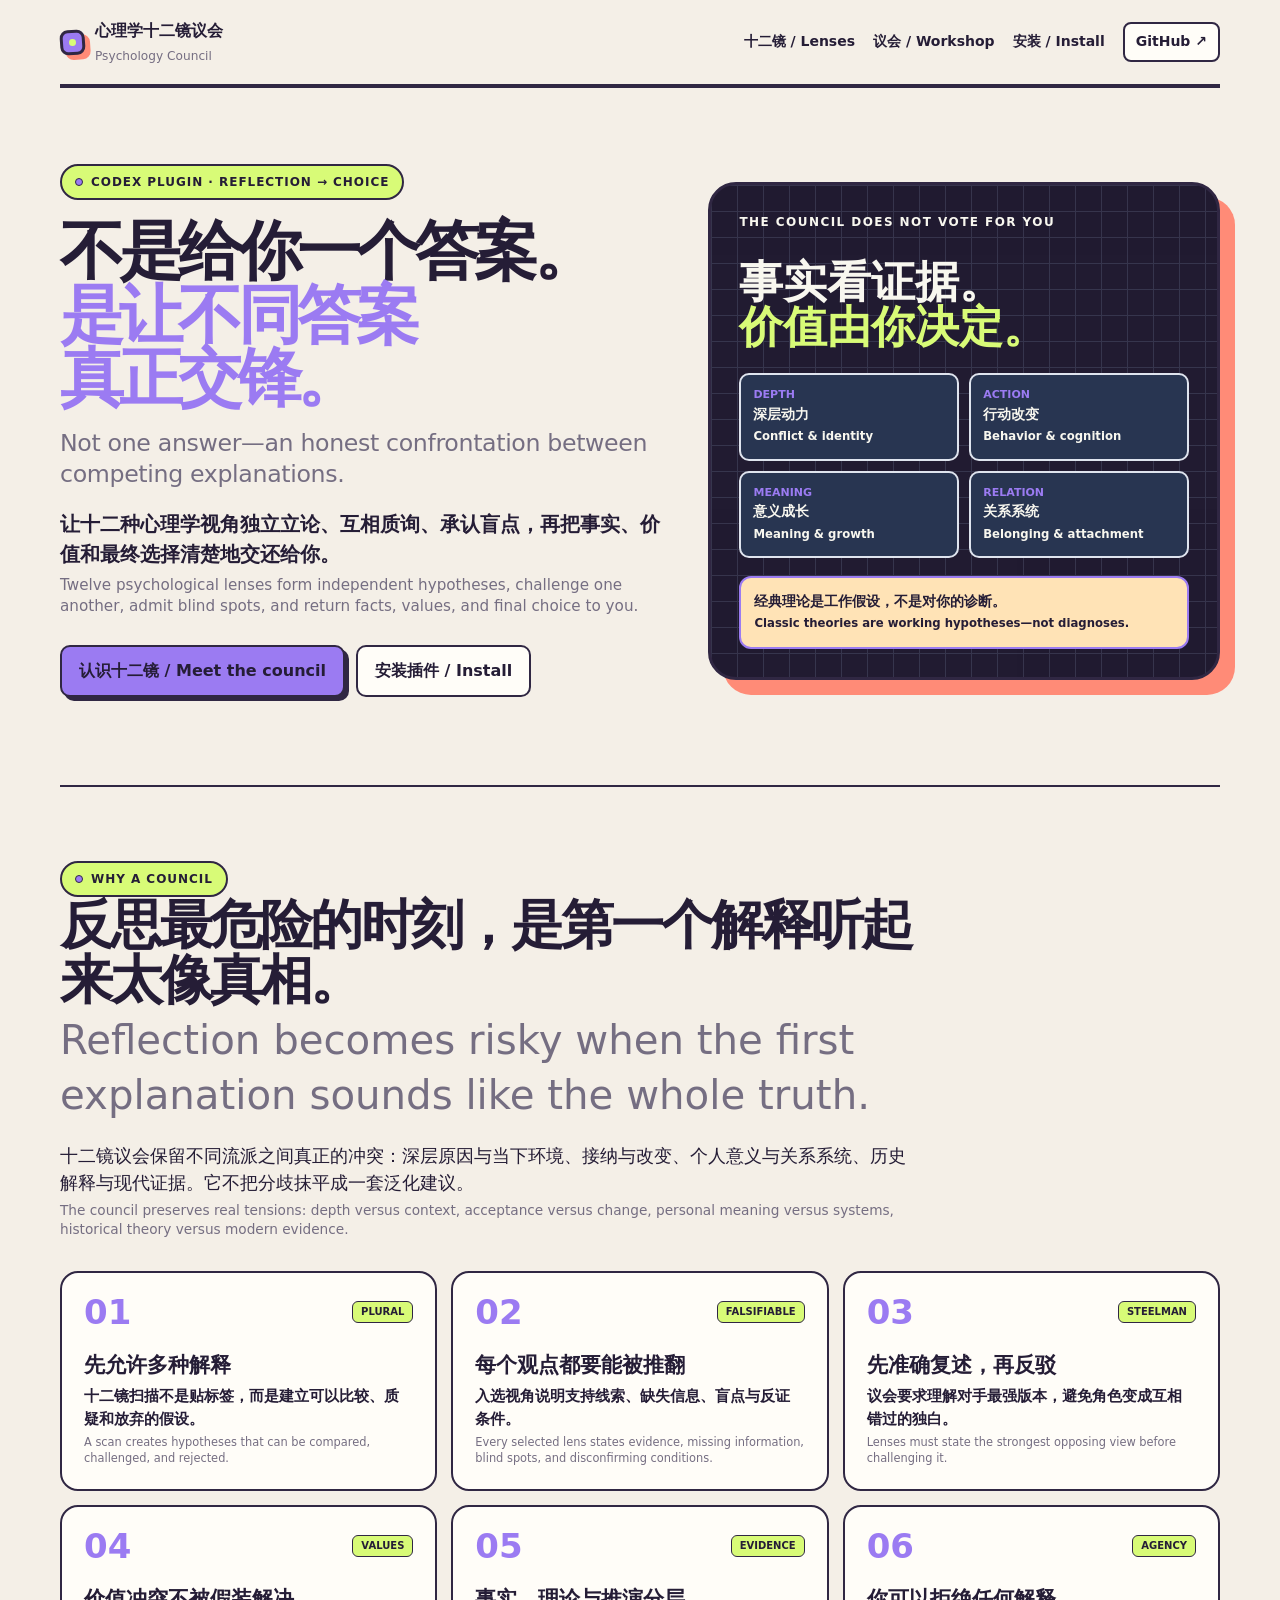
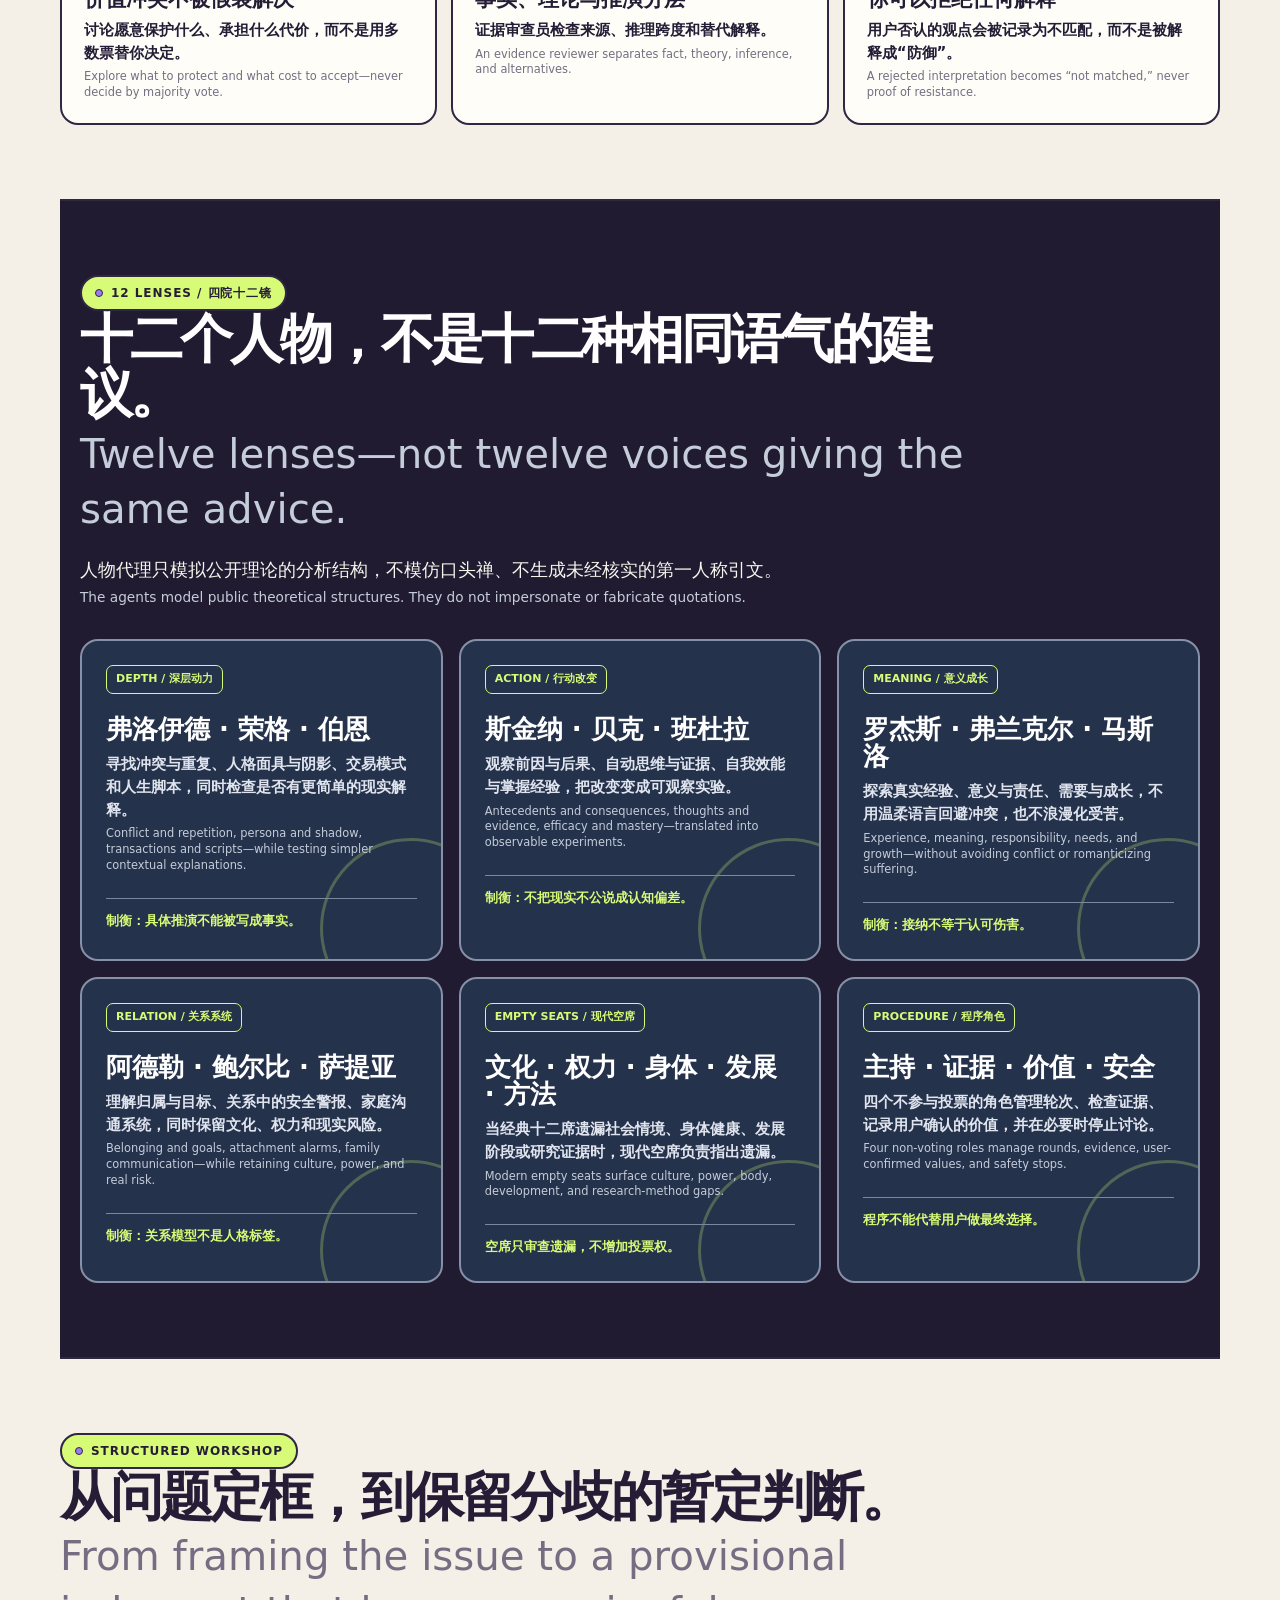
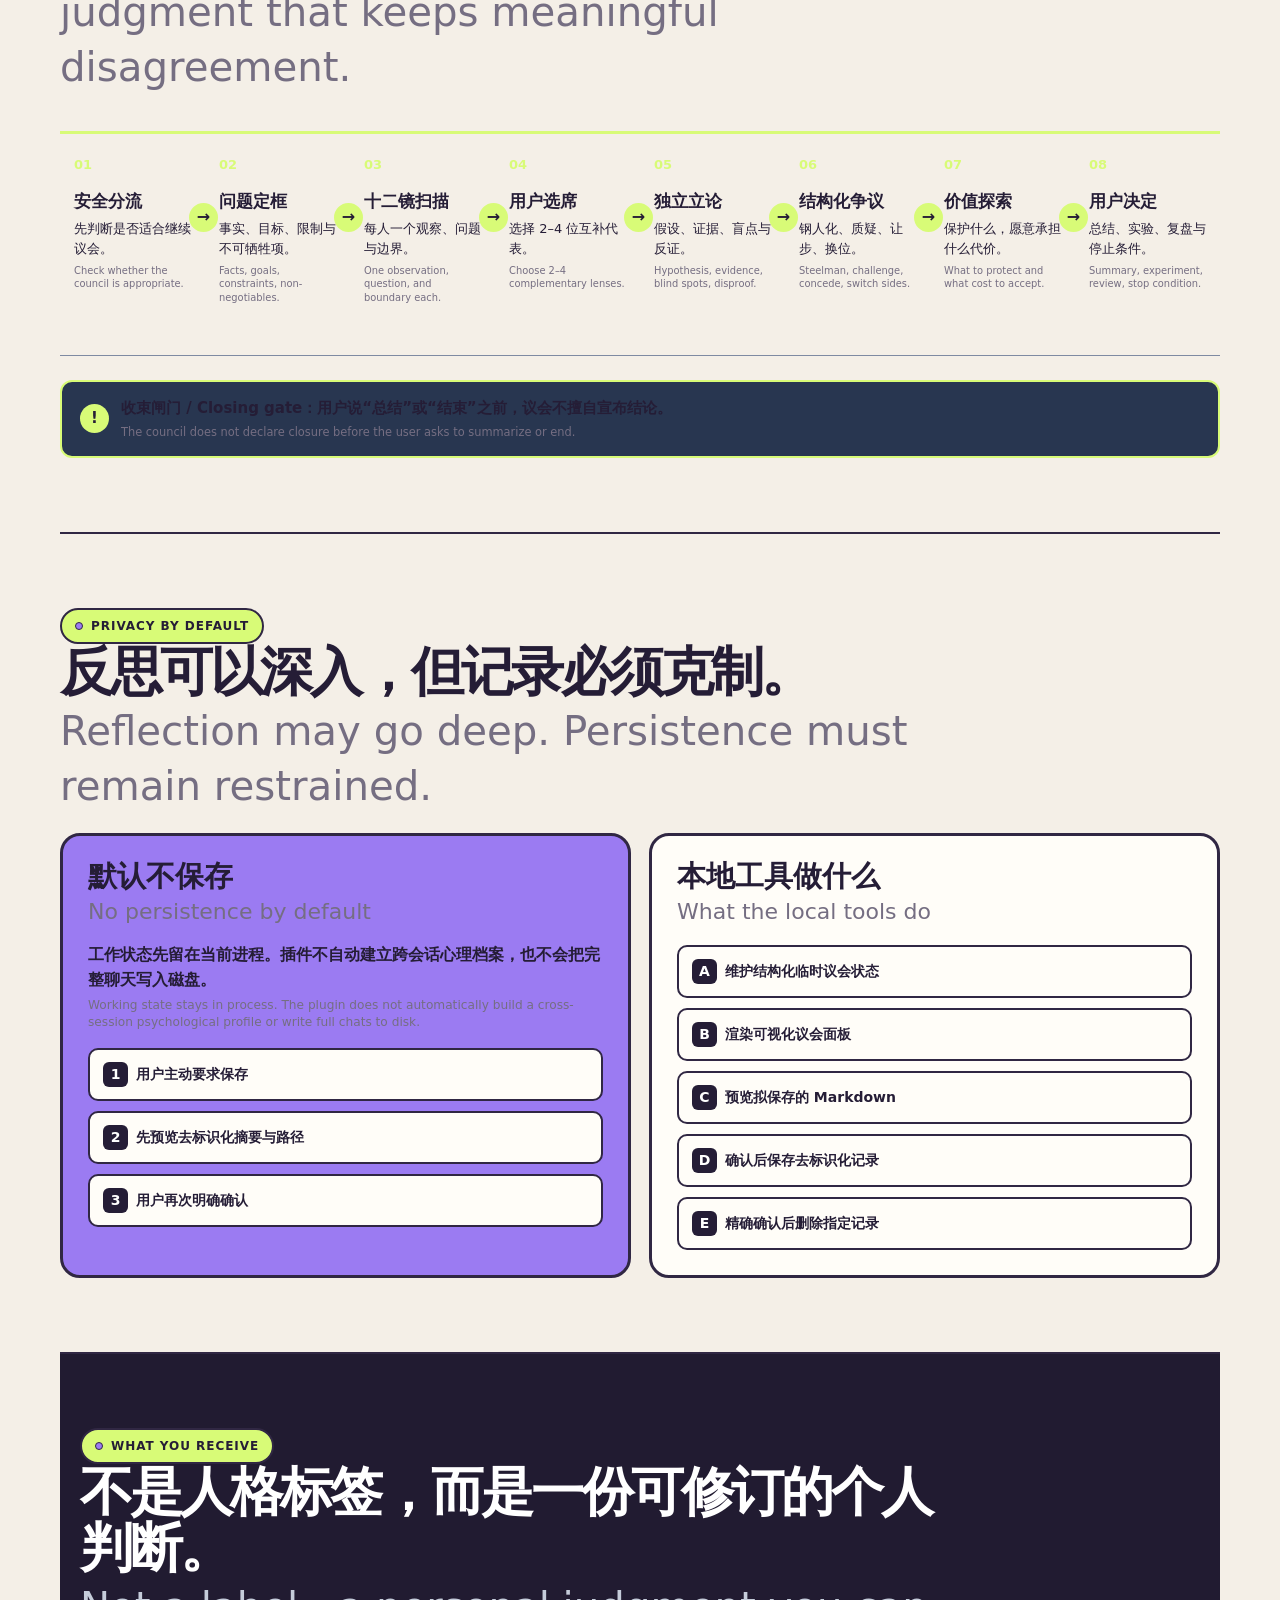
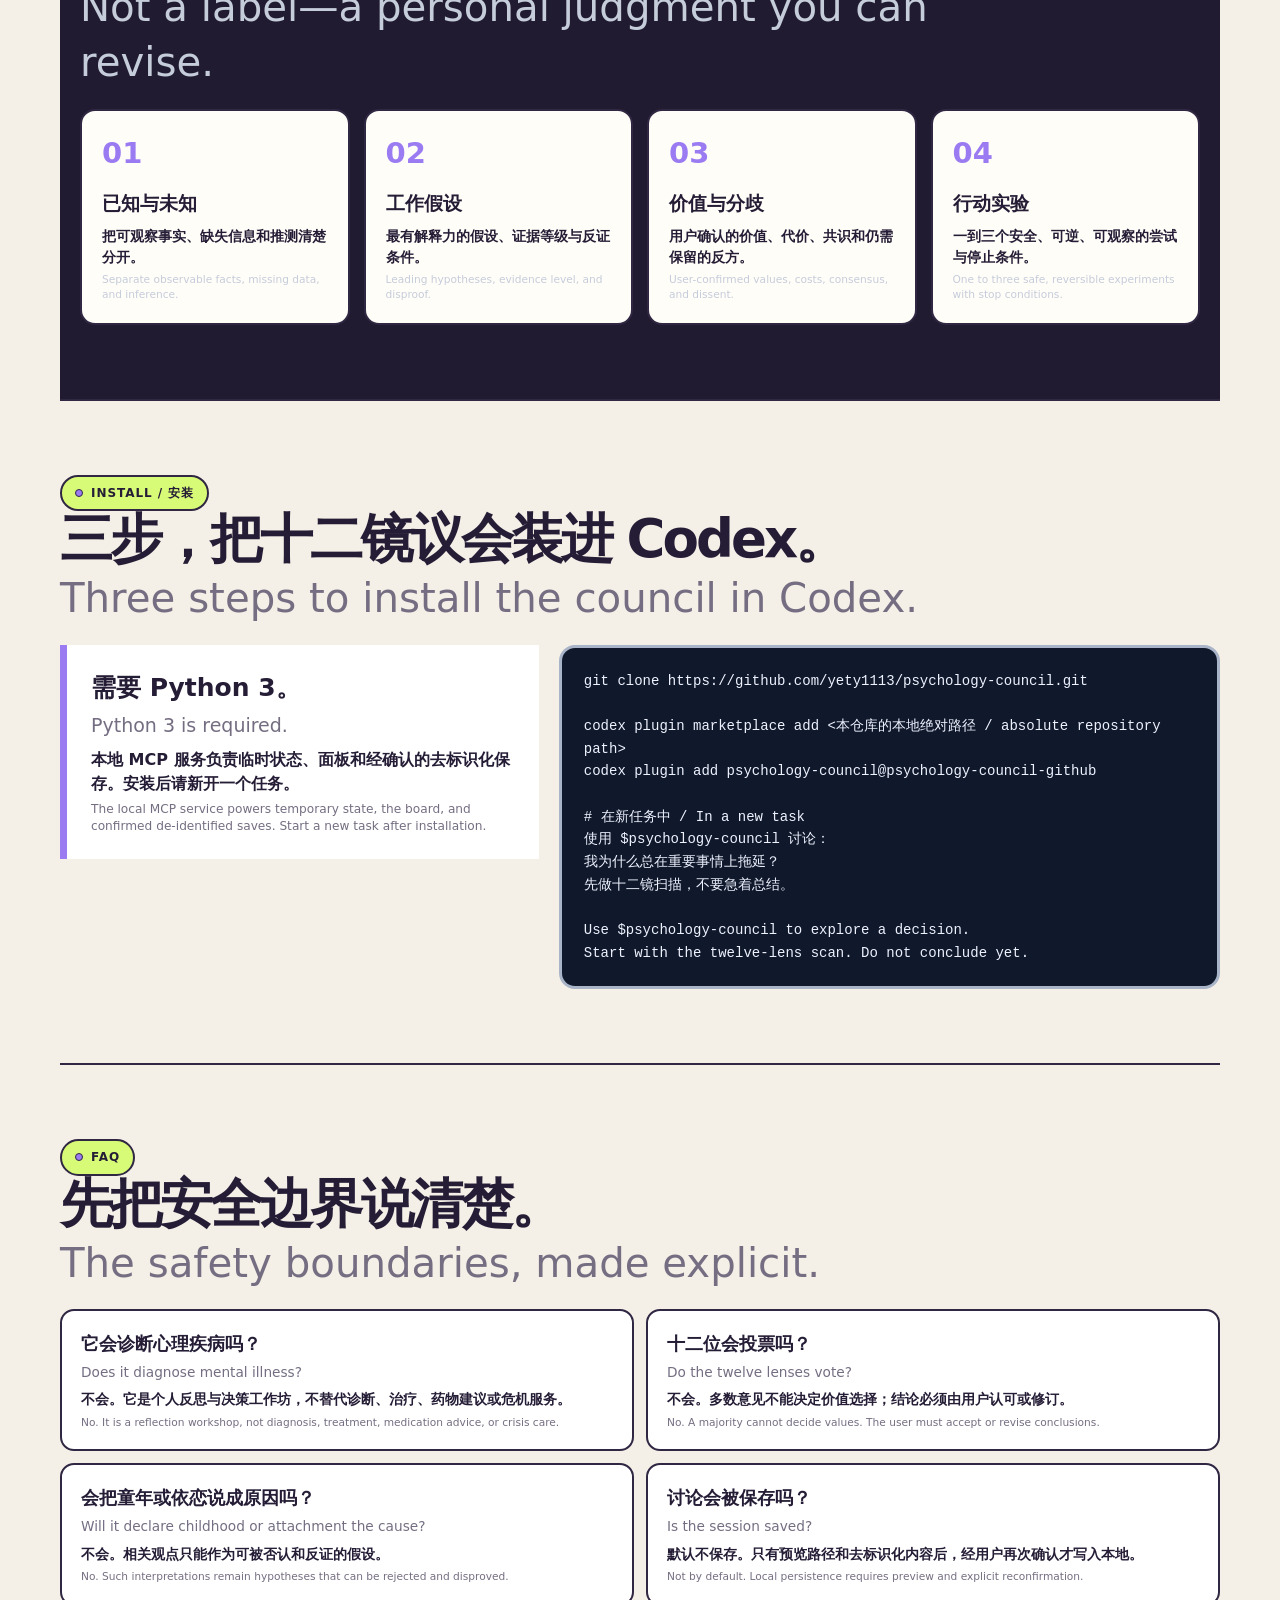
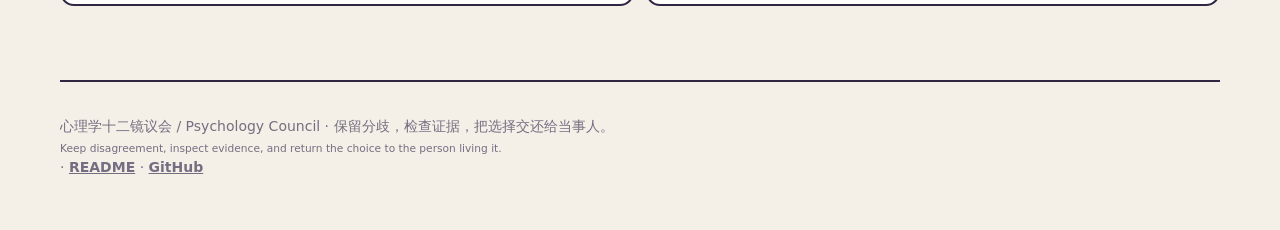
<file: docs/index.html>
<!doctype html>
<html lang="zh-CN">
<head>
  <meta charset="utf-8">
  <meta name="viewport" content="width=device-width, initial-scale=1">
  <meta name="description" content="心理学十二镜议会：用十二种经典心理学视角进行结构化争议、价值澄清与低风险行动实验的 Codex 插件。">
  <meta name="keywords" content="心理学,自我反思,价值澄清,决策,结构化争议,Codex plugin,MCP">
  <meta property="og:title" content="心理学十二镜议会 / Psychology Council">
  <meta property="og:description" content="不是替你下结论，而是让不同解释真正交锋，把价值选择交还给你。">
  <meta property="og:type" content="website">
  <title>心理学十二镜议会 / Psychology Council</title>
  <link rel="stylesheet" href="site.css?v=4">
</head>
<body class="violet">
  <div class="wrap">
    <nav><a class="brand" href="#top"><i class="brand-mark"></i><span>心理学十二镜议会 <small class="en">Psychology Council</small></span></a><div class="nav-links"><a href="#council">十二镜 / Lenses</a><a href="#workflow">议会 / Workshop</a><a href="#install">安装 / Install</a><a class="repo" href="https://github.com/yety1113/psychology-council">GitHub ↗</a></div></nav>
    <main id="top">
      <section class="hero">
        <div><span class="eyebrow"><i></i> CODEX PLUGIN · REFLECTION → CHOICE</span><h1>不是给你<br class="mobile-only">一个答案。<br><b>是让不同答案<br>真正交锋。</b><span class="en">Not one answer—an honest confrontation between competing explanations.</span></h1><p class="intro">让十二种心理学视角独立立论、互相质询、承认盲点，再把事实、价值和最终选择清楚地交还给你。<span class="en">Twelve psychological lenses form independent hypotheses, challenge one another, admit blind spots, and return facts, values, and final choice to you.</span></p><div class="actions"><a class="button" href="#council">认识十二镜 / Meet the council</a><a class="button alt" href="#install">安装插件 / Install</a></div></div>
        <aside class="hero-board"><div class="board-kicker">THE COUNCIL DOES NOT VOTE FOR YOU</div><div class="board-title">事实看证据。<br><em>价值由你决定。</em></div><div class="board-grid"><div class="node"><strong>DEPTH</strong>深层动力<br><small>Conflict & identity</small></div><div class="node"><strong>ACTION</strong>行动改变<br><small>Behavior & cognition</small></div><div class="node"><strong>MEANING</strong>意义成长<br><small>Meaning & growth</small></div><div class="node"><strong>RELATION</strong>关系系统<br><small>Belonging & attachment</small></div></div><div class="board-note">经典理论是工作假设，不是对你的诊断。<br><small>Classic theories are working hypotheses—not diagnoses.</small></div></aside>
      </section>

      <section><span class="eyebrow"><i></i> WHY A COUNCIL</span><h2>反思最危险的时刻，是第一个解释听起来太像真相。<span class="en">Reflection becomes risky when the first explanation sounds like the whole truth.</span></h2><p class="lead">十二镜议会保留不同流派之间真正的冲突：深层原因与当下环境、接纳与改变、个人意义与关系系统、历史解释与现代证据。它不把分歧抹平成一套泛化建议。<span class="en">The council preserves real tensions: depth versus context, acceptance versus change, personal meaning versus systems, historical theory versus modern evidence.</span></p><div class="cards">
        <article class="card"><div class="num">01 <span class="tag">PLURAL</span></div><h3>先允许多种解释</h3><p>十二镜扫描不是贴标签，而是建立可以比较、质疑和放弃的假设。<span class="en">A scan creates hypotheses that can be compared, challenged, and rejected.</span></p></article>
        <article class="card"><div class="num">02 <span class="tag">FALSIFIABLE</span></div><h3>每个观点都要能被推翻</h3><p>入选视角说明支持线索、缺失信息、盲点与反证条件。<span class="en">Every selected lens states evidence, missing information, blind spots, and disconfirming conditions.</span></p></article>
        <article class="card"><div class="num">03 <span class="tag">STEELMAN</span></div><h3>先准确复述，再反驳</h3><p>议会要求理解对手最强版本，避免角色变成互相错过的独白。<span class="en">Lenses must state the strongest opposing view before challenging it.</span></p></article>
        <article class="card"><div class="num">04 <span class="tag">VALUES</span></div><h3>价值冲突不被假装解决</h3><p>讨论愿意保护什么、承担什么代价，而不是用多数票替你决定。<span class="en">Explore what to protect and what cost to accept—never decide by majority vote.</span></p></article>
        <article class="card"><div class="num">05 <span class="tag">EVIDENCE</span></div><h3>事实、理论与推演分层</h3><p>证据审查员检查来源、推理跨度和替代解释。<span class="en">An evidence reviewer separates fact, theory, inference, and alternatives.</span></p></article>
        <article class="card"><div class="num">06 <span class="tag">AGENCY</span></div><h3>你可以拒绝任何解释</h3><p>用户否认的观点会被记录为不匹配，而不是被解释成“防御”。<span class="en">A rejected interpretation becomes “not matched,” never proof of resistance.</span></p></article>
      </div></section>

      <section id="council" class="dark"><div class="wrap"><span class="eyebrow"><i></i> 12 LENSES / 四院十二镜</span><h2>十二个人物，不是十二种相同语气的建议。<span class="en">Twelve lenses—not twelve voices giving the same advice.</span></h2><p class="lead">人物代理只模拟公开理论的分析结构，不模仿口头禅、不生成未经核实的第一人称引文。<span class="en">The agents model public theoretical structures. They do not impersonate or fabricate quotations.</span></p><div class="feature-grid">
        <article class="feature"><span class="code-tag">DEPTH / 深层动力</span><h3>弗洛伊德 · 荣格 · 伯恩</h3><p>寻找冲突与重复、人格面具与阴影、交易模式和人生脚本，同时检查是否有更简单的现实解释。<span class="en">Conflict and repetition, persona and shadow, transactions and scripts—while testing simpler contextual explanations.</span></p><div class="feature-foot">制衡：具体推演不能被写成事实。</div></article>
        <article class="feature"><span class="code-tag">ACTION / 行动改变</span><h3>斯金纳 · 贝克 · 班杜拉</h3><p>观察前因与后果、自动思维与证据、自我效能与掌握经验，把改变变成可观察实验。<span class="en">Antecedents and consequences, thoughts and evidence, efficacy and mastery—translated into observable experiments.</span></p><div class="feature-foot">制衡：不把现实不公说成认知偏差。</div></article>
        <article class="feature"><span class="code-tag">MEANING / 意义成长</span><h3>罗杰斯 · 弗兰克尔 · 马斯洛</h3><p>探索真实经验、意义与责任、需要与成长，不用温柔语言回避冲突，也不浪漫化受苦。<span class="en">Experience, meaning, responsibility, needs, and growth—without avoiding conflict or romanticizing suffering.</span></p><div class="feature-foot">制衡：接纳不等于认可伤害。</div></article>
        <article class="feature"><span class="code-tag">RELATION / 关系系统</span><h3>阿德勒 · 鲍尔比 · 萨提亚</h3><p>理解归属与目标、关系中的安全警报、家庭沟通系统，同时保留文化、权力和现实风险。<span class="en">Belonging and goals, attachment alarms, family communication—while retaining culture, power, and real risk.</span></p><div class="feature-foot">制衡：关系模型不是人格标签。</div></article>
        <article class="feature"><span class="code-tag">EMPTY SEATS / 现代空席</span><h3>文化 · 权力 · 身体 · 发展 · 方法</h3><p>当经典十二席遗漏社会情境、身体健康、发展阶段或研究证据时，现代空席负责指出遗漏。<span class="en">Modern empty seats surface culture, power, body, development, and research-method gaps.</span></p><div class="feature-foot">空席只审查遗漏，不增加投票权。</div></article>
        <article class="feature"><span class="code-tag">PROCEDURE / 程序角色</span><h3>主持 · 证据 · 价值 · 安全</h3><p>四个不参与投票的角色管理轮次、检查证据、记录用户确认的价值，并在必要时停止讨论。<span class="en">Four non-voting roles manage rounds, evidence, user-confirmed values, and safety stops.</span></p><div class="feature-foot">程序不能代替用户做最终选择。</div></article>
      </div></div></section>

      <section id="workflow"><span class="eyebrow"><i></i> STRUCTURED WORKSHOP</span><h2>从问题定框，到保留分歧的暂定判断。<span class="en">From framing the issue to a provisional judgment that keeps meaningful disagreement.</span></h2><div class="flow">
        <article class="flow-item"><b>01</b><h3>安全分流</h3><p>先判断是否适合继续议会。<span class="en">Check whether the council is appropriate.</span></p></article>
        <article class="flow-item"><b>02</b><h3>问题定框</h3><p>事实、目标、限制与不可牺牲项。<span class="en">Facts, goals, constraints, non-negotiables.</span></p></article>
        <article class="flow-item"><b>03</b><h3>十二镜扫描</h3><p>每人一个观察、问题与边界。<span class="en">One observation, question, and boundary each.</span></p></article>
        <article class="flow-item"><b>04</b><h3>用户选席</h3><p>选择 2–4 位互补代表。<span class="en">Choose 2–4 complementary lenses.</span></p></article>
        <article class="flow-item"><b>05</b><h3>独立立论</h3><p>假设、证据、盲点与反证。<span class="en">Hypothesis, evidence, blind spots, disproof.</span></p></article>
        <article class="flow-item"><b>06</b><h3>结构化争议</h3><p>钢人化、质疑、让步、换位。<span class="en">Steelman, challenge, concede, switch sides.</span></p></article>
        <article class="flow-item"><b>07</b><h3>价值探索</h3><p>保护什么，愿意承担什么代价。<span class="en">What to protect and what cost to accept.</span></p></article>
        <article class="flow-item"><b>08</b><h3>用户决定</h3><p>总结、实验、复盘与停止条件。<span class="en">Summary, experiment, review, stop condition.</span></p></article>
      </div><div class="gate"><span class="gate-mark">!</span><span>收束闸门 / Closing gate：用户说“总结”或“结束”之前，议会不擅自宣布结论。<small class="en">The council does not declare closure before the user asks to summarize or end.</small></span></div></section>

      <section><span class="eyebrow"><i></i> PRIVACY BY DEFAULT</span><h2>反思可以深入，但记录必须克制。<span class="en">Reflection may go deep. Persistence must remain restrained.</span></h2><div class="split"><article class="panel brand-panel"><h3>默认不保存<span class="en">No persistence by default</span></h3><p>工作状态先留在当前进程。插件不自动建立跨会话心理档案，也不会把完整聊天写入磁盘。<span class="en">Working state stays in process. The plugin does not automatically build a cross-session psychological profile or write full chats to disk.</span></p><div class="list"><div class="list-item"><span>1</span>用户主动要求保存</div><div class="list-item"><span>2</span>先预览去标识化摘要与路径</div><div class="list-item"><span>3</span>用户再次明确确认</div></div></article><article class="panel"><h3>本地工具做什么<span class="en">What the local tools do</span></h3><div class="list"><div class="list-item"><span>A</span>维护结构化临时议会状态</div><div class="list-item"><span>B</span>渲染可视化议会面板</div><div class="list-item"><span>C</span>预览拟保存的 Markdown</div><div class="list-item"><span>D</span>确认后保存去标识化记录</div><div class="list-item"><span>E</span>精确确认后删除指定记录</div></div></article></div></section>

      <section class="dark"><div class="wrap"><span class="eyebrow"><i></i> WHAT YOU RECEIVE</span><h2>不是人格标签，而是一份可修订的个人判断。<span class="en">Not a label—a personal judgment you can revise.</span></h2><div class="deliverables"><article class="delivery"><b>01</b><h3>已知与未知</h3><p>把可观察事实、缺失信息和推测清楚分开。<span class="en">Separate observable facts, missing data, and inference.</span></p></article><article class="delivery"><b>02</b><h3>工作假设</h3><p>最有解释力的假设、证据等级与反证条件。<span class="en">Leading hypotheses, evidence level, and disproof.</span></p></article><article class="delivery"><b>03</b><h3>价值与分歧</h3><p>用户确认的价值、代价、共识和仍需保留的反方。<span class="en">User-confirmed values, costs, consensus, and dissent.</span></p></article><article class="delivery"><b>04</b><h3>行动实验</h3><p>一到三个安全、可逆、可观察的尝试与停止条件。<span class="en">One to three safe, reversible experiments with stop conditions.</span></p></article></div></div></section>

      <section id="install"><span class="eyebrow"><i></i> INSTALL / 安装</span><h2>三步，把十二镜议会装进 Codex。<span class="en">Three steps to install the council in Codex.</span></h2><div class="install"><aside class="install-note"><h3>需要 Python 3。<span class="en">Python 3 is required.</span></h3><p>本地 MCP 服务负责临时状态、面板和经确认的去标识化保存。安装后请新开一个任务。<span class="en">The local MCP service powers temporary state, the board, and confirmed de-identified saves. Start a new task after installation.</span></p></aside><div class="code">git clone https://github.com/yety1113/psychology-council.git

codex plugin marketplace add &lt;本仓库的本地绝对路径 / absolute repository path&gt;
codex plugin add psychology-council@psychology-council-github

# 在新任务中 / In a new task
使用 $psychology-council 讨论：
我为什么总在重要事情上拖延？
先做十二镜扫描，不要急着总结。

Use $psychology-council to explore a decision.
Start with the twelve-lens scan. Do not conclude yet.</div></div></section>

      <section><span class="eyebrow"><i></i> FAQ</span><h2>先把安全边界说清楚。<span class="en">The safety boundaries, made explicit.</span></h2><div class="faq"><article class="faq-item"><h3>它会诊断心理疾病吗？<span class="en">Does it diagnose mental illness?</span></h3><p>不会。它是个人反思与决策工作坊，不替代诊断、治疗、药物建议或危机服务。<span class="en">No. It is a reflection workshop, not diagnosis, treatment, medication advice, or crisis care.</span></p></article><article class="faq-item"><h3>十二位会投票吗？<span class="en">Do the twelve lenses vote?</span></h3><p>不会。多数意见不能决定价值选择；结论必须由用户认可或修订。<span class="en">No. A majority cannot decide values. The user must accept or revise conclusions.</span></p></article><article class="faq-item"><h3>会把童年或依恋说成原因吗？<span class="en">Will it declare childhood or attachment the cause?</span></h3><p>不会。相关观点只能作为可被否认和反证的假设。<span class="en">No. Such interpretations remain hypotheses that can be rejected and disproved.</span></p></article><article class="faq-item"><h3>讨论会被保存吗？<span class="en">Is the session saved?</span></h3><p>默认不保存。只有预览路径和去标识化内容后，经用户再次确认才写入本地。<span class="en">Not by default. Local persistence requires preview and explicit reconfirmation.</span></p></article></div></section>
    </main>
    <footer class="footer">心理学十二镜议会 / Psychology Council · 保留分歧，检查证据，把选择交还给当事人。<br><span class="en">Keep disagreement, inspect evidence, and return the choice to the person living it.</span> · <a href="../README.md">README</a> · <a href="https://github.com/yety1113/psychology-council">GitHub</a></footer>
  </div>
</body>
</html>
</file>
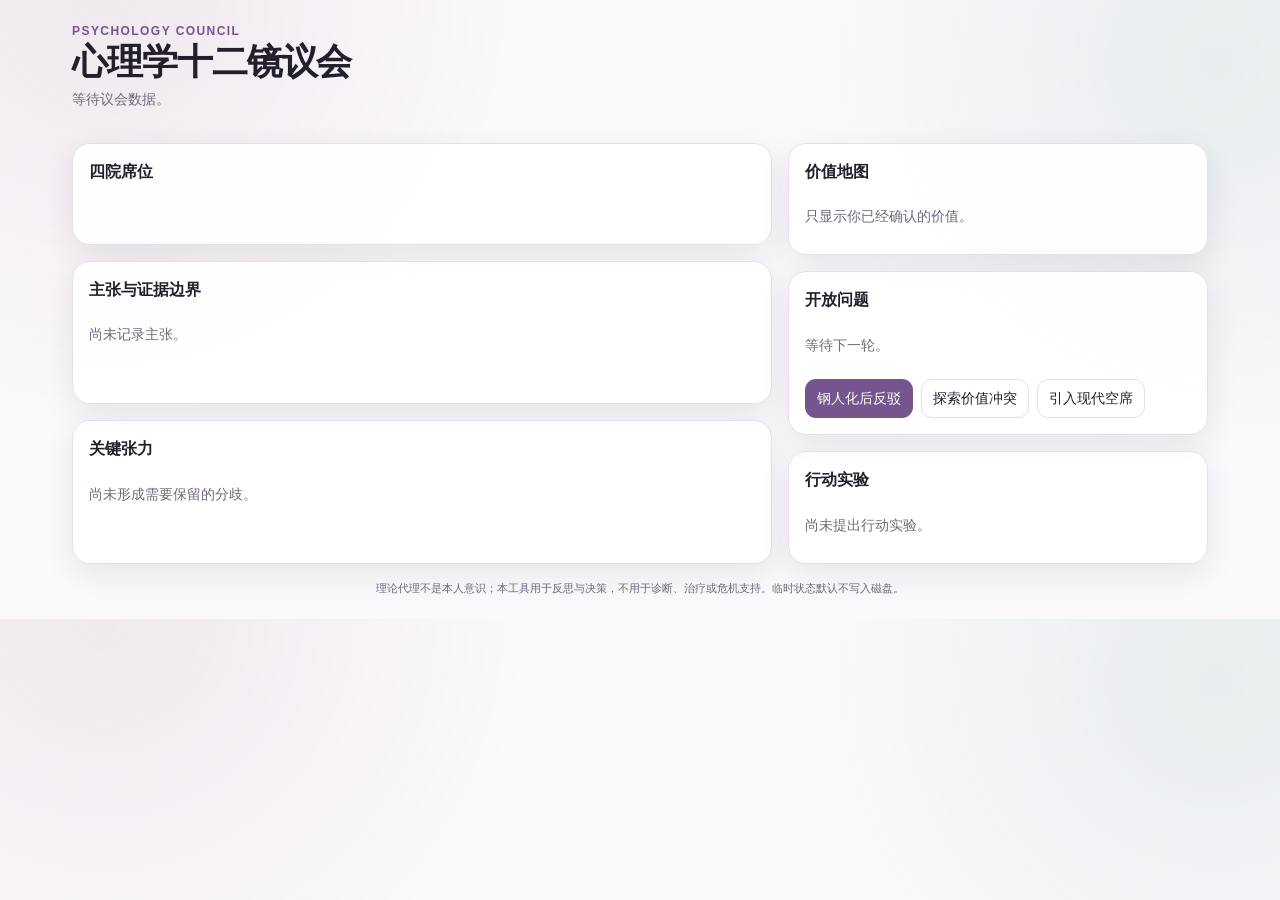
<file: plugins/psychology-council/ui/council-board.html>
<!doctype html>
<html lang="zh-CN">
<head>
  <meta charset="utf-8">
  <meta name="viewport" content="width=device-width, initial-scale=1">
  <title>心理学十二镜议会</title>
  <style>
    :root {
      color-scheme: light dark;
      --ink: light-dark(#241f2c, #f4f0f8);
      --muted: light-dark(#70677c, #bdb3c8);
      --paper: light-dark(#fbf9fc, #1d1922);
      --panel: light-dark(#ffffff, #27212e);
      --line: light-dark(#e6dfeb, #403747);
      --deep: #8f5b78;
      --action: #3d7f78;
      --growth: #b9783e;
      --relation: #5f69a6;
      --accent: #76558e;
      --shadow: 0 10px 32px color-mix(in srgb, var(--ink) 9%, transparent);
    }
    * { box-sizing: border-box; }
    body {
      margin: 0;
      background:
        radial-gradient(circle at 8% 0%, color-mix(in srgb, var(--deep) 10%, transparent), transparent 32%),
        radial-gradient(circle at 95% 10%, color-mix(in srgb, var(--action) 10%, transparent), transparent 30%),
        var(--paper);
      color: var(--ink);
      font: 14px/1.55 ui-sans-serif, -apple-system, BlinkMacSystemFont, "Segoe UI", sans-serif;
    }
    main { max-width: 1180px; margin: 0 auto; padding: 22px; }
    header { display: flex; justify-content: space-between; gap: 20px; align-items: flex-start; margin-bottom: 18px; }
    h1, h2, h3, p { margin-top: 0; }
    h1 { font-size: clamp(23px, 4vw, 36px); line-height: 1.15; margin-bottom: 7px; letter-spacing: -.03em; }
    h2 { font-size: 16px; margin-bottom: 12px; }
    h3 { font-size: 14px; margin-bottom: 6px; }
    .eyebrow { color: var(--accent); font-size: 12px; font-weight: 750; letter-spacing: .12em; text-transform: uppercase; }
    .muted { color: var(--muted); }
    .status { display: flex; flex-wrap: wrap; gap: 7px; justify-content: flex-end; }
    .badge, .lens {
      border: 1px solid var(--line); border-radius: 999px; padding: 5px 9px;
      background: color-mix(in srgb, var(--panel) 86%, transparent); white-space: nowrap;
    }
    .privacy { color: var(--action); border-color: color-mix(in srgb, var(--action) 45%, var(--line)); }
    .grid { display: grid; grid-template-columns: minmax(0, 1.25fr) minmax(280px, .75fr); gap: 16px; }
    .stack { display: grid; gap: 16px; }
    .card {
      background: color-mix(in srgb, var(--panel) 95%, transparent);
      border: 1px solid var(--line); border-radius: 18px; padding: 16px; box-shadow: var(--shadow);
    }
    .chambers { display: grid; grid-template-columns: repeat(2, minmax(0, 1fr)); gap: 10px; }
    .chamber { border: 1px solid var(--line); border-radius: 14px; padding: 12px; min-height: 120px; }
    .chamber[data-key="深层动力院"] { border-top: 4px solid var(--deep); }
    .chamber[data-key="行动改变院"] { border-top: 4px solid var(--action); }
    .chamber[data-key="意义成长院"] { border-top: 4px solid var(--growth); }
    .chamber[data-key="关系系统院"] { border-top: 4px solid var(--relation); }
    .lens-list { display: flex; flex-wrap: wrap; gap: 6px; }
    .lens { font-size: 12px; opacity: .58; }
    .lens.selected { opacity: 1; color: #fff; background: var(--accent); border-color: transparent; }
    .claim { border-left: 3px solid var(--accent); padding: 8px 0 8px 11px; margin: 9px 0; }
    .claim-meta { display: flex; flex-wrap: wrap; gap: 6px; color: var(--muted); font-size: 11px; margin-bottom: 3px; }
    .claim p, .value p { margin-bottom: 5px; }
    .detail { color: var(--muted); font-size: 12px; }
    .tension { display: grid; grid-template-columns: 1fr auto 1fr; align-items: center; gap: 9px; padding: 10px 0; border-top: 1px solid var(--line); }
    .tension:first-of-type { border-top: 0; }
    .versus { color: var(--accent); font-weight: 800; }
    .question { grid-column: 1 / -1; color: var(--muted); font-size: 12px; }
    .value { border: 1px solid var(--line); border-radius: 13px; padding: 11px; margin-top: 9px; }
    .meter { height: 6px; background: var(--line); border-radius: 999px; overflow: hidden; margin-top: 7px; }
    .meter > i { display: block; height: 100%; background: linear-gradient(90deg, var(--growth), var(--accent)); }
    ul { margin: 0; padding-left: 19px; }
    li + li { margin-top: 6px; }
    .actions { display: flex; flex-wrap: wrap; gap: 8px; margin-top: 12px; }
    button {
      appearance: none; border: 1px solid var(--line); border-radius: 11px; padding: 8px 11px;
      background: var(--panel); color: var(--ink); font: inherit; cursor: pointer;
    }
    button.primary { background: var(--accent); color: white; border-color: transparent; }
    button:hover { transform: translateY(-1px); }
    .empty { color: var(--muted); padding: 10px 0; }
    footer { color: var(--muted); font-size: 11px; margin-top: 16px; text-align: center; }
    @media (max-width: 760px) {
      main { padding: 14px; }
      header, .grid { display: block; }
      .status { justify-content: flex-start; margin-top: 12px; }
      .grid > * + * { margin-top: 14px; }
      .chambers { grid-template-columns: 1fr; }
    }
  </style>
</head>
<body>
  <main>
    <header>
      <div>
        <div class="eyebrow">Psychology Council</div>
        <h1 id="topic">心理学十二镜议会</h1>
        <p id="goal" class="muted">等待议会数据。</p>
      </div>
      <div id="status" class="status"></div>
    </header>

    <div class="grid">
      <section class="stack">
        <div class="card">
          <h2>四院席位</h2>
          <div id="chambers" class="chambers"></div>
        </div>
        <div class="card">
          <h2>主张与证据边界</h2>
          <div id="claims" class="empty">尚未记录主张。</div>
        </div>
        <div class="card">
          <h2>关键张力</h2>
          <div id="tensions" class="empty">尚未形成需要保留的分歧。</div>
        </div>
      </section>

      <aside class="stack">
        <div class="card">
          <h2>价值地图</h2>
          <div id="values" class="empty">只显示你已经确认的价值。</div>
        </div>
        <div class="card">
          <h2>开放问题</h2>
          <div id="questions" class="empty">等待下一轮。</div>
          <div class="actions">
            <button class="primary" data-prompt="让入选人物先准确复述对手的最强观点，再进行反驳。">钢人化后反驳</button>
            <button data-prompt="请进入价值实验室，围绕当前最关键的价值冲突问我一到三个问题。">探索价值冲突</button>
            <button data-prompt="请引入当前最缺失的现代空席，并说明它会怎样改变已有判断。">引入现代空席</button>
          </div>
        </div>
        <div class="card">
          <h2>行动实验</h2>
          <div id="experiments" class="empty">尚未提出行动实验。</div>
        </div>
      </aside>
    </div>
    <footer>理论代理不是本人意识；本工具用于反思与决策，不用于诊断、治疗或危机支持。临时状态默认不写入磁盘。</footer>
  </main>

  <script>
    const pending = new Map();
    let requestId = 1;

    function request(method, params) {
      const id = requestId++;
      window.parent.postMessage({ jsonrpc: "2.0", id, method, params }, "*");
      return new Promise((resolve, reject) => pending.set(id, { resolve, reject }));
    }

    function el(tag, className, text) {
      const node = document.createElement(tag);
      if (className) node.className = className;
      if (text !== undefined && text !== null) node.textContent = String(text);
      return node;
    }

    function setList(container, items, emptyText) {
      container.replaceChildren();
      if (!Array.isArray(items) || items.length === 0) {
        container.className = "empty";
        container.textContent = emptyText;
        return;
      }
      container.className = "";
      const list = el("ul");
      items.forEach(item => list.appendChild(el("li", "", item)));
      container.appendChild(list);
    }

    function render(payload) {
      const session = payload?.session;
      const reference = payload?.reference;
      if (!session || !reference) return;

      document.getElementById("topic").textContent = session.topic || "心理学十二镜议会";
      document.getElementById("goal").textContent = session.goal || "";

      const status = document.getElementById("status");
      status.replaceChildren(
        el("span", "badge", session.phase || "定框"),
        el("span", "badge", `第 ${session.round || 0} 轮`),
        el("span", "badge privacy", session.persistence === "ephemeral" ? "临时·未保存" : "已保存去标识化摘要")
      );

      const chambers = document.getElementById("chambers");
      chambers.replaceChildren();
      const selected = new Set(session.selected_lenses || []);
      Object.entries(reference.chambers || {}).forEach(([name, members]) => {
        const box = el("section", "chamber");
        box.dataset.key = name;
        box.appendChild(el("h3", "", name));
        const list = el("div", "lens-list");
        members.forEach(member => list.appendChild(el("span", `lens${selected.has(member) ? " selected" : ""}`, member)));
        box.appendChild(list);
        chambers.appendChild(box);
      });

      const claims = document.getElementById("claims");
      claims.replaceChildren();
      if (!session.claims?.length) {
        claims.className = "empty";
        claims.textContent = "尚未记录主张。";
      } else {
        claims.className = "";
        session.claims.forEach(item => {
          const box = el("article", "claim");
          const meta = el("div", "claim-meta");
          [item.lens, item.label, item.status, item.evidence_level].filter(Boolean).forEach(x => meta.appendChild(el("span", "badge", x)));
          box.append(meta, el("p", "", item.statement));
          if (item.falsifier) box.appendChild(el("div", "detail", `会改变判断：${item.falsifier}`));
          if (item.challenge) box.appendChild(el("div", "detail", `主要质疑：${item.challenge}`));
          claims.appendChild(box);
        });
      }

      const tensions = document.getElementById("tensions");
      tensions.replaceChildren();
      if (!session.tensions?.length) {
        tensions.className = "empty";
        tensions.textContent = "尚未形成需要保留的分歧。";
      } else {
        tensions.className = "";
        session.tensions.forEach(item => {
          const row = el("div", "tension");
          row.append(el("div", "", item.left), el("div", "versus", "↔"), el("div", "", item.right));
          if (item.question) row.appendChild(el("div", "question", item.question));
          tensions.appendChild(row);
        });
      }

      const values = document.getElementById("values");
      values.replaceChildren();
      if (!session.values?.length) {
        values.className = "empty";
        values.textContent = "只显示你已经确认的价值。";
      } else {
        values.className = "";
        session.values.forEach(item => {
          const box = el("article", "value");
          box.appendChild(el("h3", "", item.name));
          if (item.meaning) box.appendChild(el("p", "", item.meaning));
          if (item.conflicts_with) box.appendChild(el("div", "detail", `冲突：${item.conflicts_with}`));
          if (item.willing_cost) box.appendChild(el("div", "detail", `愿意承担：${item.willing_cost}`));
          if (item.boundary) box.appendChild(el("div", "detail", `边界：${item.boundary}`));
          if (Number.isFinite(item.certainty)) {
            const meter = el("div", "meter");
            const fill = el("i");
            fill.style.width = `${Math.max(0, Math.min(100, item.certainty))}%`;
            meter.appendChild(fill);
            box.append(meter, el("div", "detail", `当前确定度 ${item.certainty}%（不代表正确率）`));
          }
          values.appendChild(box);
        });
      }

      setList(document.getElementById("questions"), session.open_questions, "等待下一轮。");
      setList(document.getElementById("experiments"), session.actions, "尚未提出行动实验。");
    }

    window.addEventListener("message", event => {
      if (event.source !== window.parent) return;
      const message = event.data;
      if (!message || message.jsonrpc !== "2.0") return;
      if (message.id !== undefined && pending.has(message.id)) {
        const callback = pending.get(message.id);
        pending.delete(message.id);
        message.error ? callback.reject(message.error) : callback.resolve(message.result);
        return;
      }
      if (message.method === "ui/notifications/tool-result") {
        render(message.params?.structuredContent);
      }
    }, { passive: true });

    document.querySelectorAll("button[data-prompt]").forEach(button => {
      button.addEventListener("click", async () => {
        const text = button.dataset.prompt;
        try {
          if (window.openai?.sendFollowUpMessage) {
            await window.openai.sendFollowUpMessage({ prompt: text });
          } else {
            await request("ui/message", { role: "user", content: [{ type: "text", text }] });
          }
        } catch (_) {
          button.textContent = "请在对话框中输入此指令";
        }
      });
    });

    if (window.openai?.toolOutput) render(window.openai.toolOutput);
  </script>
</body>
</html>
</file>
<file: docs/site.css>
:root{--ink:#182036;--paper:#f7f2e8;--panel:#fffdf7;--brand:#fb7299;--accent:#23ade5;--signal:#f4f06b;--dark:#172239;--line:#202840;--muted:#697185;--white:#fff;--soft:#f1e7dd}
*{box-sizing:border-box}html{scroll-behavior:smooth}body{margin:0;color:var(--ink);background:var(--paper);font-family:"PingFang SC","Microsoft YaHei",system-ui,sans-serif;line-height:1.52}.wrap{width:min(1160px,calc(100% - 40px));margin:auto}.en{display:block;margin-top:5px;color:var(--muted);font-family:system-ui,sans-serif;font-size:.76em;font-weight:520;line-height:1.38;letter-spacing:0}.mobile-only{display:none}.dark .en{color:#c5ccda}a{color:inherit}.eyebrow{display:inline-flex;align-items:center;gap:8px;padding:7px 13px;border:2px solid var(--line);border-radius:999px;background:var(--signal);font-size:12px;font-weight:900;letter-spacing:.08em}.eyebrow i{width:8px;height:8px;border:1px solid var(--line);border-radius:50%;background:var(--brand)}
nav{display:flex;align-items:center;justify-content:space-between;padding:19px 0;border-bottom:2px solid var(--line);font-weight:900}nav a{text-decoration:none}.brand{display:flex;align-items:center;gap:10px}.brand-mark{width:25px;height:25px;display:grid;place-items:center;border:3px solid var(--line);border-radius:8px;background:var(--brand);box-shadow:5px 5px 0 var(--accent);transform:rotate(-4deg)}.brand-mark:after{content:"";width:7px;height:7px;border-radius:50%;background:var(--signal)}.nav-links{display:flex;align-items:center;gap:18px;font-size:14px}.nav-links .repo{padding:7px 11px;border:2px solid var(--line);border-radius:8px;background:var(--panel)}
.hero{display:grid;grid-template-columns:1.08fr .92fr;gap:48px;align-items:center;padding:76px 0 88px}.hero h1{margin:20px 0;font-size:clamp(44px,6.3vw,78px);line-height:.99;letter-spacing:-.075em}.hero h1 b{color:var(--brand)}.hero h1 .en{max-width:650px;margin-top:18px;font-size:.37em;line-height:1.28;letter-spacing:-.015em}.hero .intro{max-width:690px;margin:0;font-size:20px;font-weight:650}.actions{display:flex;gap:11px;flex-wrap:wrap;margin-top:28px}.button{display:inline-block;padding:12px 17px;border:2px solid var(--line);border-radius:10px;background:var(--brand);box-shadow:4px 4px 0 var(--line);font-weight:900;text-decoration:none}.button.alt{background:var(--panel);box-shadow:none}.hero-board{position:relative;min-height:430px;overflow:hidden;padding:28px;border:3px solid var(--line);border-radius:28px;color:#f8f7ef;background:var(--dark);box-shadow:15px 15px 0 var(--accent)}.hero-board:before{content:"";position:absolute;inset:0;opacity:.23;background-image:linear-gradient(#7c8baa 1px,transparent 1px),linear-gradient(90deg,#7c8baa 1px,transparent 1px);background-size:26px 26px}.hero-board>*{position:relative}.board-kicker{font-size:12px;font-weight:900;letter-spacing:.12em}.board-title{margin:28px 0 24px;font-size:44px;font-weight:900;line-height:1.03}.board-title em{color:var(--signal);font-style:normal}.board-grid{display:grid;grid-template-columns:1fr 1fr;gap:10px}.node{padding:12px;border:2px solid #dfe4ee;border-radius:10px;background:#283551;font-size:14px;font-weight:850}.node strong{display:block;color:var(--brand);font-size:11px}.board-note{margin-top:18px;padding:13px;border:2px solid var(--brand);border-radius:12px;color:var(--ink);background:#ffe3b6;font-size:14px;font-weight:900}
section{padding:74px 0;border-top:2px solid var(--line)}h2{max-width:900px;margin:0 0 18px;font-size:clamp(31px,4.2vw,53px);line-height:1.04;letter-spacing:-.055em}.lead{max-width:850px;margin:0 0 32px;font-size:18px}.dark{color:#f7f5ec;background:var(--dark)}.dark h2{color:#fff}.dark .eyebrow{color:var(--ink)}.cards{display:grid;grid-template-columns:repeat(3,1fr);gap:14px}.card{min-height:220px;padding:22px;border:2px solid var(--line);border-radius:18px;background:var(--panel)}.card .num{display:flex;align-items:center;justify-content:space-between;color:var(--brand);font-size:34px;font-weight:900;line-height:1}.card .tag{padding:5px 8px;border:1px solid var(--line);border-radius:6px;color:var(--ink);background:var(--signal);font-size:10px}.card h3{margin:25px 0 8px;font-size:21px;line-height:1.08}.card p{margin:0;font-size:15px;font-weight:620}
.flow{display:grid;grid-template-columns:repeat(8,1fr);margin-top:35px}.flow-item{position:relative;min-height:225px;padding:18px 14px;border-top:3px solid var(--signal);border-bottom:1px solid #7e8aa2}.flow-item:not(:last-child):after{content:"→";position:absolute;z-index:2;right:-13px;top:69px;width:25px;height:25px;display:grid;place-items:center;border:2px solid var(--signal);border-radius:50%;color:var(--ink);background:var(--signal);font-weight:900}.flow-item b{color:var(--signal);font-size:13px}.flow-item h3{margin:16px 0 8px;font-size:17px;line-height:1.1}.flow-item p{margin:0;font-size:13px}.gate{display:flex;align-items:center;gap:12px;margin-top:24px;padding:15px 18px;border:2px solid var(--signal);border-radius:12px;background:#283650;font-size:15px;font-weight:850}.gate-mark{flex:0 0 29px;width:29px;height:29px;display:grid;place-items:center;border-radius:50%;color:var(--ink);background:var(--signal)}
.split{display:grid;grid-template-columns:1fr 1fr;gap:18px;align-items:stretch}.panel{padding:25px;border:3px solid var(--line);border-radius:20px;background:var(--panel)}.panel.brand-panel{background:var(--brand)}.panel.accent-panel{background:var(--accent)}.panel.signal-panel{background:var(--signal)}.panel h3{margin:0 0 13px;font-size:29px;line-height:1.06}.panel p{font-weight:650}.list{display:grid;gap:10px;margin-top:18px}.list-item{padding:12px 13px;border:2px solid var(--line);border-radius:10px;background:var(--panel);font-size:14px;font-weight:800}.list-item span{display:inline-grid;place-items:center;width:25px;height:25px;margin-right:8px;border-radius:6px;color:#fff;background:var(--ink)}
.feature-grid{display:grid;grid-template-columns:repeat(3,1fr);gap:16px}.feature{min-height:300px;padding:24px;border:2px solid #8690a7;border-radius:18px;background:#25324b;position:relative;overflow:hidden}.feature:after{content:"";position:absolute;right:-60px;bottom:-60px;width:175px;height:175px;border:3px solid var(--signal);border-radius:50%;opacity:.25}.feature .code-tag{position:relative;z-index:1;display:inline-block;padding:5px 9px;border:1px solid var(--signal);border-radius:7px;color:var(--signal);font-size:11px;font-weight:900}.feature h3{position:relative;z-index:1;margin:22px 0 10px;color:#fff;font-size:26px;line-height:1.05}.feature p{position:relative;z-index:1;margin:0;color:#dfe4ee;font-size:15px;font-weight:620}.feature-foot{position:relative;z-index:1;margin-top:24px;padding-top:12px;border-top:1px solid #7b879f;color:var(--signal);font-size:13px;font-weight:850}
.demo{display:grid;grid-template-columns:.82fr 1.18fr;gap:20px;align-items:stretch}.device{padding:15px;border:3px solid var(--line);border-radius:29px;background:#111a2d;box-shadow:11px 11px 0 var(--brand)}.screen{min-height:440px;padding:19px;border-radius:19px;background:#f9f5e9}.screen-top{display:flex;justify-content:space-between;font-size:11px;font-weight:900}.screen-card{margin-top:15px;padding:18px;border:2px solid var(--line);border-radius:15px;color:#fff;background:var(--dark)}.screen-card small{color:var(--signal);font-weight:900}.screen-card h3{margin:18px 0 6px;font-size:28px;line-height:1.04}.screen-lines{display:grid;gap:10px;margin-top:13px}.screen-line{padding:11px;border:2px solid var(--line);border-radius:9px;background:#fff;font-size:13px;font-weight:800}.screen-line strong{display:inline-block;width:28px;color:var(--brand)}.check-panel{padding:27px;border:2px solid var(--line);border-radius:20px;background:#fff}.check-panel h3{margin:0 0 16px;font-size:31px;line-height:1.05}.checklist{margin:0;padding:0;list-style:none}.checklist li{padding:11px 0;border-top:1px solid #cbd0da;font-weight:720}.checklist li:first-child{border-top:0}.checklist li:before{content:"✓";display:inline-block;width:25px;color:var(--brand);font-weight:900}
.deliverables{display:grid;grid-template-columns:repeat(4,1fr);gap:14px}.delivery{padding:20px;border:2px solid var(--line);border-radius:15px;color:var(--ink);background:var(--panel)}.delivery b{font-size:29px;color:var(--brand)}.delivery h3{margin:14px 0 8px;font-size:19px}.delivery p{margin:0;font-size:14px;font-weight:620}.install{display:grid;grid-template-columns:.84fr 1.16fr;gap:20px;align-items:start}.install-note{padding:24px;border-left:7px solid var(--brand);background:#fff}.install-note h3{margin:0 0 10px;font-size:25px}.install-note p{margin:0;font-weight:650}.code{padding:22px;border:3px solid #a9b4c8;border-radius:16px;color:#eef2ff;background:#10192b;font:14px/1.62 ui-monospace,SFMono-Regular,Consolas,monospace;white-space:pre-wrap;overflow:auto}.faq{display:grid;grid-template-columns:repeat(2,1fr);gap:12px}.faq-item{padding:19px;border:2px solid var(--line);border-radius:14px;background:#fff}.faq-item h3{margin:0 0 8px;font-size:18px}.faq-item p{margin:0;font-size:14px;font-weight:620}.footer{padding:34px 0 52px;border-top:2px solid var(--line);color:var(--muted);font-size:14px}.footer a{font-weight:800}
body.violet{--ink:#251d36;--paper:#f4efe7;--panel:#fffdf8;--brand:#9b7bf2;--accent:#ff8b77;--signal:#d8fb77;--dark:#211b31;--line:#302743;--muted:#756e82;--soft:#ebe2ee}body.archive{--ink:#142b2c;--paper:#edf3ec;--panel:#fbfff9;--brand:#27b894;--accent:#ff8b5f;--signal:#ddf254;--dark:#102b2c;--line:#193a3c;--muted:#627775;--soft:#dce9df}body.story{--ink:#291b18;--paper:#f6eee2;--panel:#fffaf1;--brand:#d95c42;--accent:#5aa6a2;--signal:#f2cf62;--dark:#261c1c;--line:#392724;--muted:#756962;--soft:#eadbd1}.violet .hero h1,.archive .hero h1{font-size:clamp(44px,5.2vw,64px)}.story .hero h1{font-size:clamp(42px,4.8vw,60px)}
@media(max-width:980px){.hero,.split,.demo,.install{grid-template-columns:1fr}.flow{grid-template-columns:repeat(4,1fr)}.flow-item:nth-child(4n):after{display:none}.hero-board{min-height:350px}}
@media(max-width:700px){.wrap{width:min(100% - 28px,1160px)}.nav-links a:not(.repo){display:none}.hero{padding:42px 0 56px;gap:28px}.hero h1{font-size:48px}.mobile-only{display:block}.cards,.feature-grid,.deliverables{grid-template-columns:1fr}.flow{grid-template-columns:repeat(2,1fr)}.flow-item:nth-child(2n):after{display:none}.hero-board{box-shadow:9px 9px 0 var(--accent)}.board-title{font-size:36px}.faq{grid-template-columns:1fr}}
</file>
